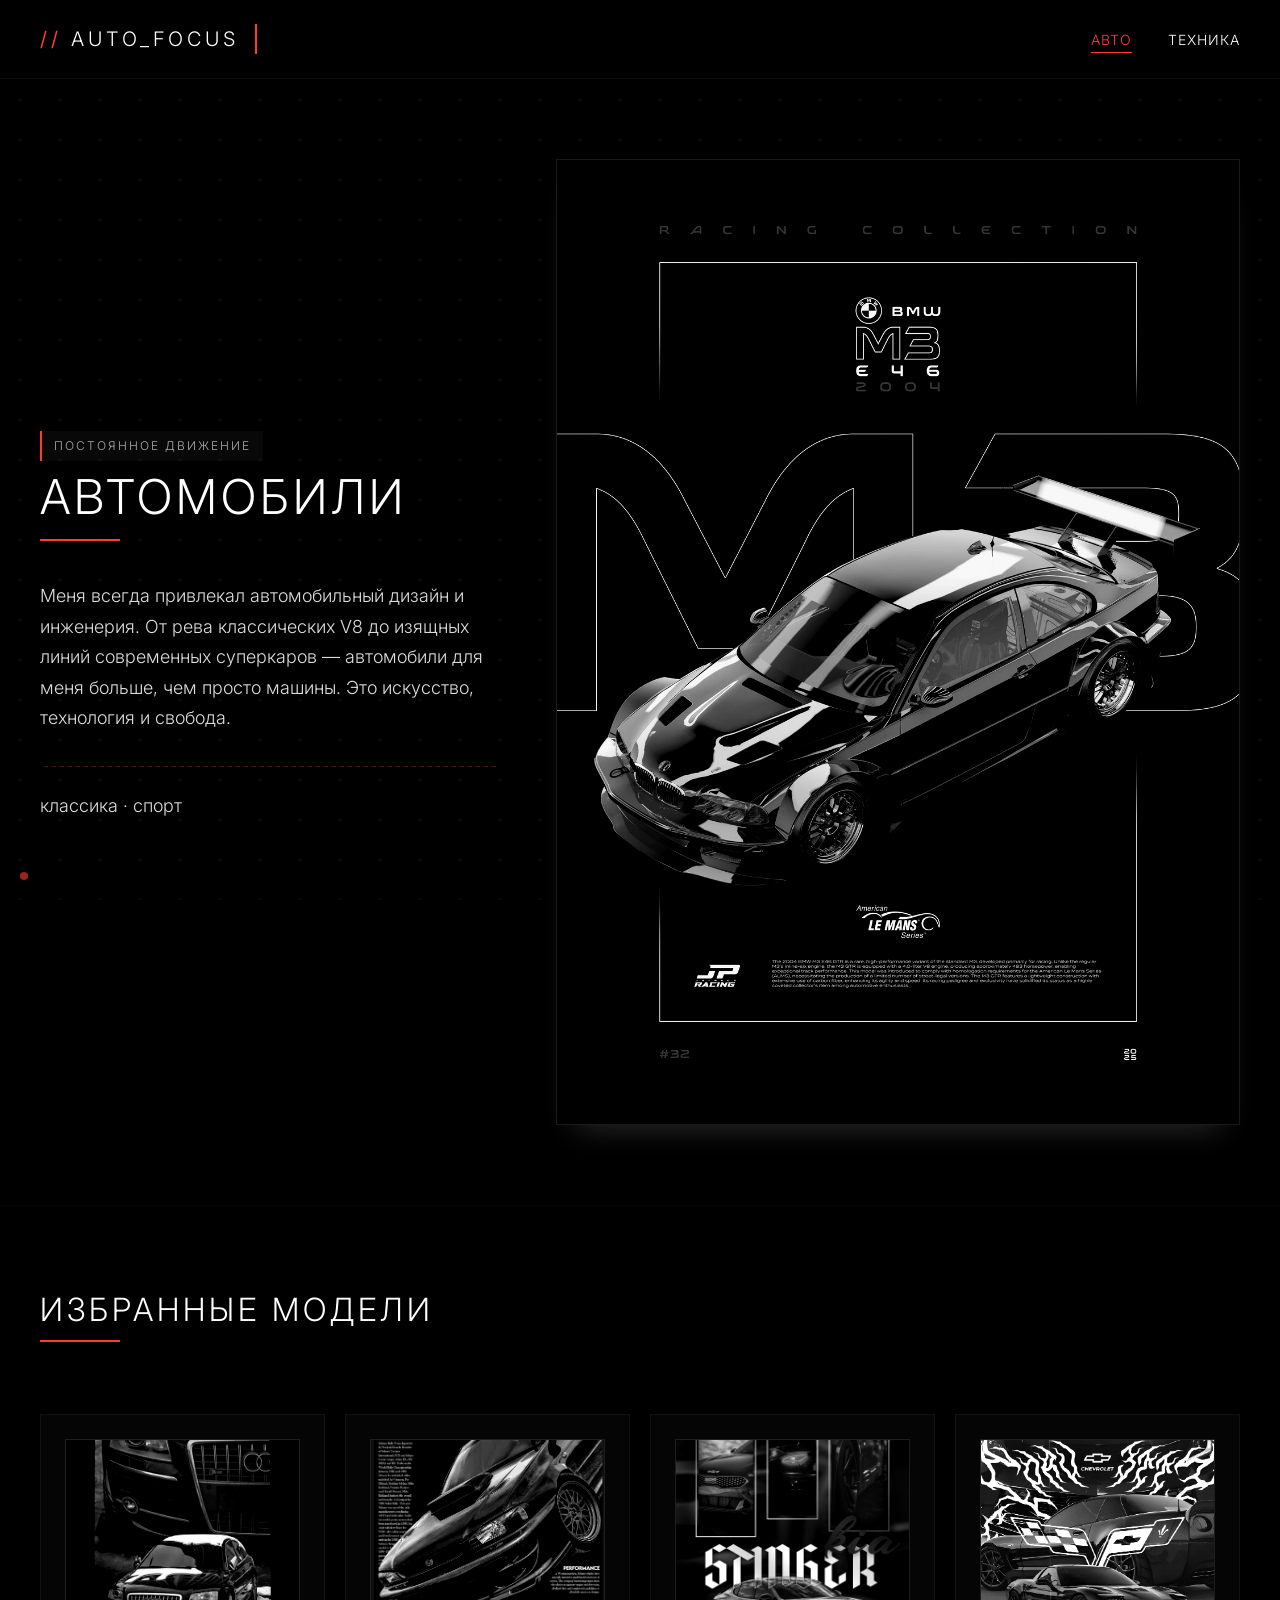
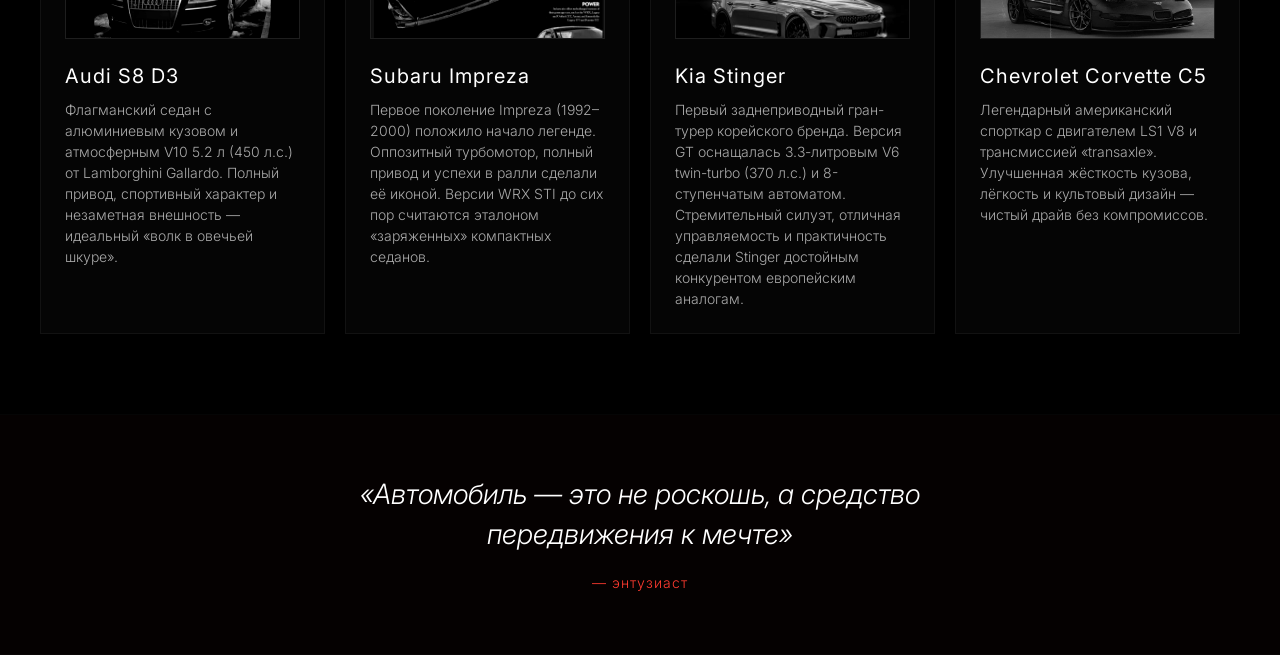
<file: index.html>
<!DOCTYPE html>
<html lang="ru">
<head>
  <meta charset="UTF-8">
  <meta name="viewport" content="width=device-width, initial-scale=1.0">
  <title>Автомобили</title>
  <link rel="preconnect" href="https://fonts.googleapis.com">
  <link rel="preconnect" href="https://fonts.gstatic.com" crossorigin>
  <link href="https://fonts.googleapis.com/css2?family=Inter:opsz,wght@14..32,300;14..32,400;14..32,700&display=swap" rel="stylesheet">
  <link rel="stylesheet" href="style.css">
</head>
<body>
  <header>
    <div class="container header-inner">
      <div class="logo">
        <span>//</span> AUTO_FOCUS
      </div>
      <div class="nav">
        <a href="index.html" class="active">Авто</a>
        <a href="tech.html">Техника</a>
      </div>
    </div>
  </header>

  <main>
    <section class="hero" id="auto">
      <div class="container">
        <div class="content-grid">
          <div class="text-block">
            <span class="detail">постоянное движение</span>
            <h1 class="section-title">Автомобили</h1>
            <p>
              Меня всегда привлекал автомобильный дизайн и инженерия. От рева классических V8 
              до изящных линий современных суперкаров — автомобили для меня больше, 
              чем просто машины. Это искусство, технология и свобода.
            </p>
            <div class="dot-line"></div>
            <p class="secondary-text">
              классика · спорт
            </p>
          </div>
          <div class="image-block">
            <img src="M3.jpg">
          </div>
        </div>
      </div>
    </section><section class="extra-content">
      <div class="container">
        <h2 class="section-title small">Избранные модели</h2>
        <div class="cards">

          <div class="card">
            <img src="AUDI.png" alt="Audi S8 D2">
            <h3>Audi S8 D3</h3>
            <p>Флагманский седан с алюминиевым кузовом и атмосферным V10 5.2 л (450 л.с.) от Lamborghini Gallardo. Полный привод, спортивный характер и незаметная внешность — идеальный «волк в овечьей шкуре».</p>
          </div>

          <div class="card">
            <img src="image.png" alt="Subaru Impreza">
            <h3>Subaru Impreza</h3>
            <p>Первое поколение Impreza (1992–2000) положило начало легенде. Оппозитный турбомотор, полный привод и успехи в ралли сделали её иконой. Версии WRX STI до сих пор считаются эталоном «заряженных» компактных седанов.</p>
          </div>

          <div class="card">
            <img src="Kia.jpg" alt="Kia Stinger">
            <h3>Kia Stinger</h3>
            <p>Первый заднеприводный гран-турер корейского бренда. Версия GT оснащалась 3.3-литровым V6 twin-turbo (370 л.с.) и 8-ступенчатым автоматом. Стремительный силуэт, отличная управляемость и практичность сделали Stinger достойным конкурентом европейским аналогам.</p>
          </div>

          <div class="card">
            <img src="Corvette.jpg" alt="Chevrolet Chevelle SS 1970">
            <h3>Chevrolet Corvette C5</h3>
            <p>Легендарный американский спорткар с двигателем LS1 V8 и трансмиссией «transaxle». Улучшенная жёсткость кузова, лёгкость и культовый дизайн — чистый драйв без компромиссов.</p>
          </div>
        </div>
      </div>
    </section>

    <section class="quote-block">
      <div class="container">
        <p class="quote">«Автомобиль — это не роскошь, а средство передвижения к мечте»</p>
        <span class="quote-author">— энтузиаст</span>
      </div>
    </section>
  </main>
  <div class="corner-dot"></div>
</body>
</html>
</file>
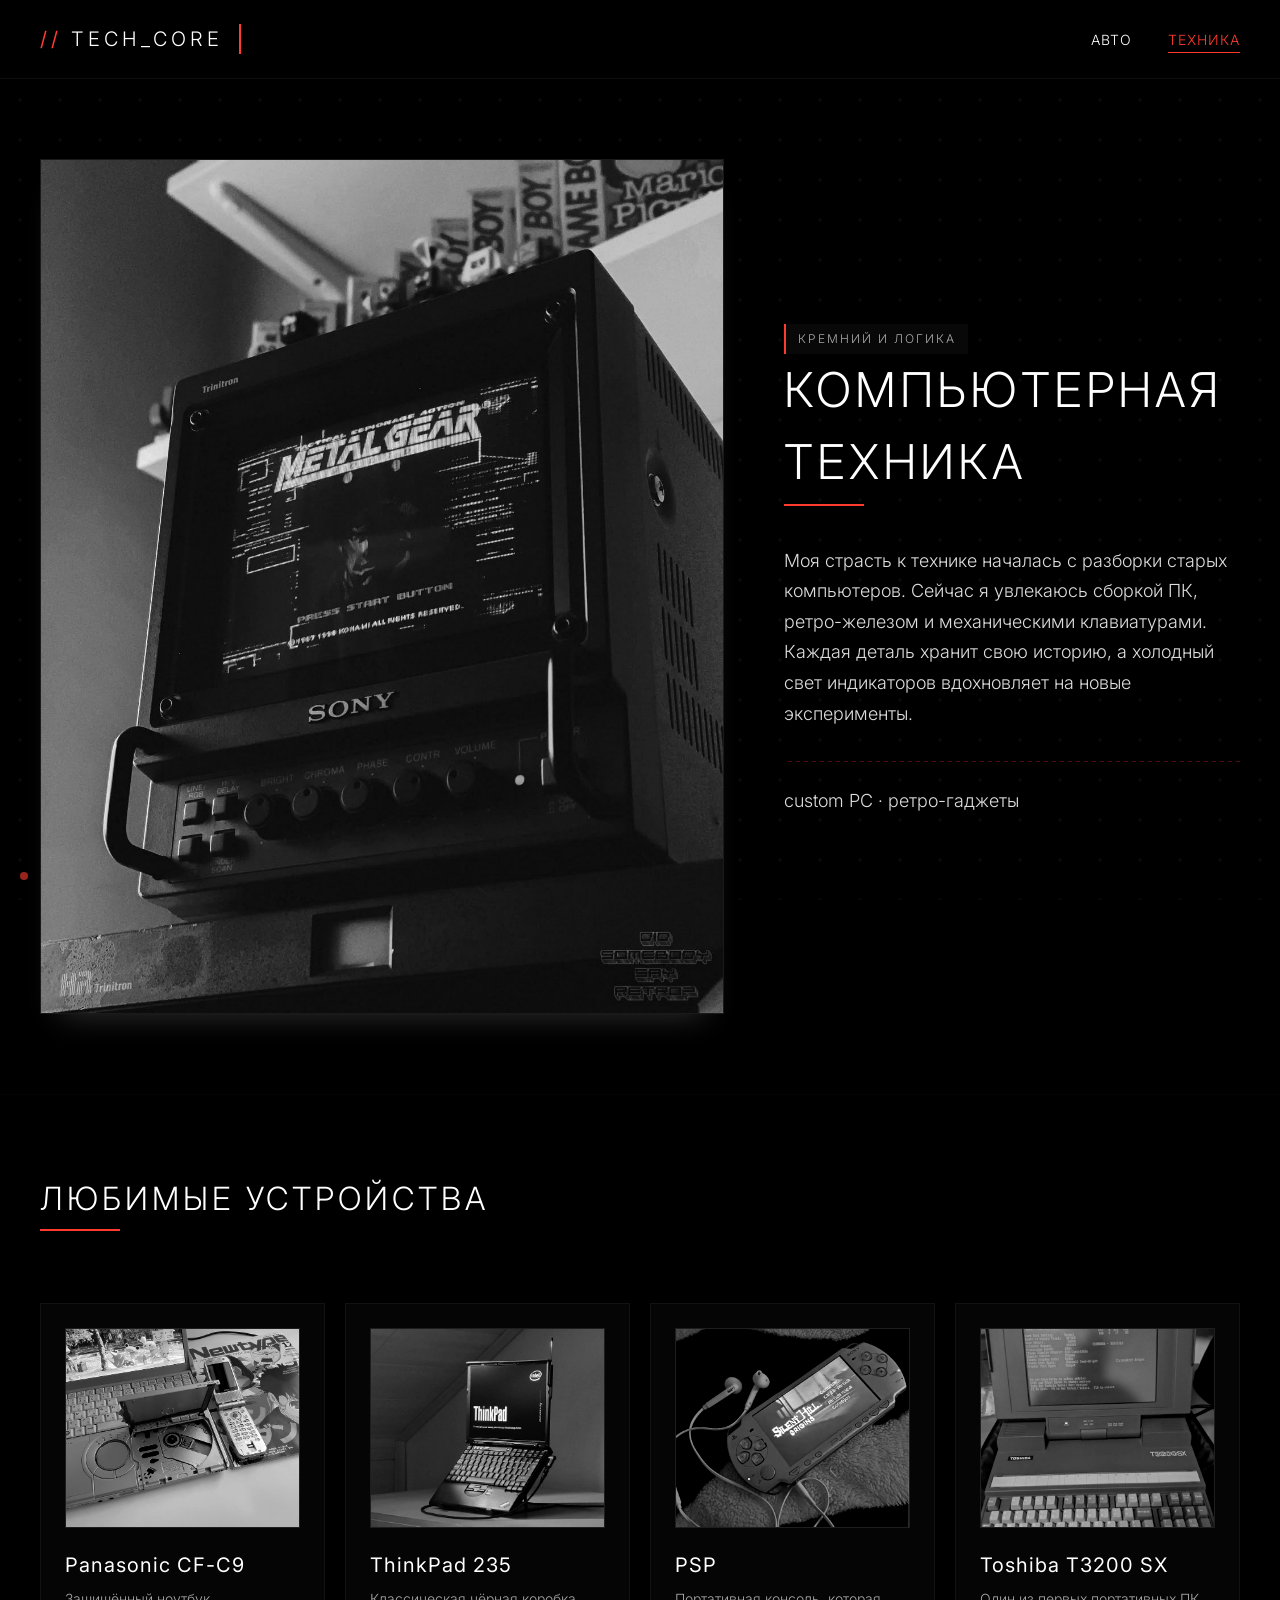
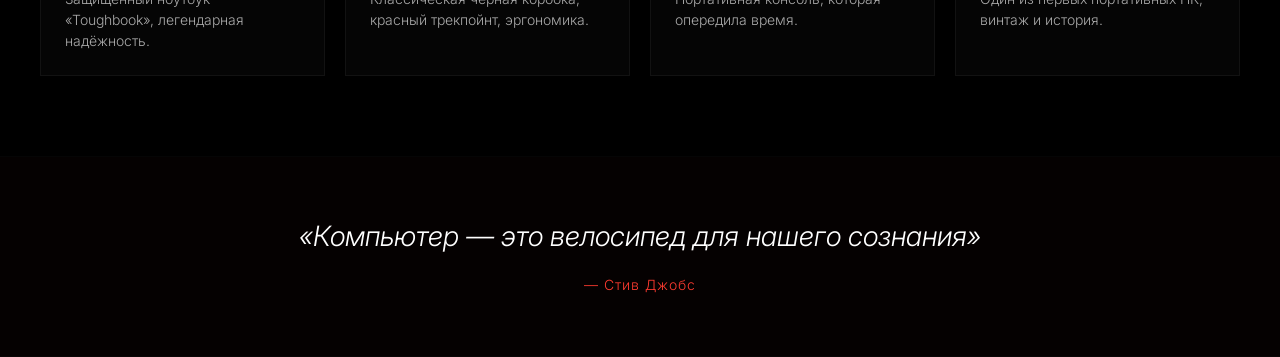
<file: tech.html>
<!DOCTYPE html>
<html lang="ru">
<head>
  <meta charset="UTF-8">
  <meta name="viewport" content="width=device-width, initial-scale=1.0">
  <title>Техника</title>
  <link rel="preconnect" href="https://fonts.googleapis.com">
  <link rel="preconnect" href="https://fonts.gstatic.com" crossorigin>
  <link href="https://fonts.googleapis.com/css2?family=Inter:opsz,wght@14..32,300;14..32,400;14..32,700&display=swap" rel="stylesheet">
  <link rel="stylesheet" href="style.css">
</head>
<body>
  <header>
    <div class="container header-inner">
      <div class="logo">
        <span>//</span> TECH_CORE
      </div>
      <div class="nav">
        <a href="index.html">Авто</a>
        <a href="tech.html" class="active">Техника</a>
      </div>
    </div>
  </header>

  <main>
    <section class="hero" id="tech">
      <div class="container">
        <div class="content-grid reverse">
          <div class="text-block">
            <span class="detail">кремний и логика</span>
            <h1 class="section-title">Компьютерная<br>техника</h1>
            <p>
              Моя страсть к технике началась с разборки старых компьютеров. Сейчас я увлекаюсь 
              сборкой ПК, ретро-железом и механическими клавиатурами. Каждая деталь 
              хранит свою историю, а холодный свет индикаторов вдохновляет на новые эксперименты.
            </p>
            <div class="dot-line"></div>
            <p class="secondary-text">
              custom PC · ретро-гаджеты
            </p>
          </div>
          <div class="image-block">
            <img src="sony.jpg" 
                 alt="игровой ПК с подсветкой, тёмный фон"
                 loading="lazy">
          </div>
        </div>
      </div>
    </section>

    <section class="extra-content">
      <div class="container">
        <h2 class="section-title small">Любимые устройства</h2>
        <div class="cards">

          <div class="card">
            <img src="Pan.jpg" alt="Panasonic CF-C9">
            <h3>Panasonic CF-C9</h3>
            <p>Защищённый ноутбук «Toughbook», легендарная надёжность.</p>
          </div>

          <div class="card">
            <img src="Think.jpg" alt="ThinkPad 235">
            <h3>ThinkPad 235</h3>
            <p>Классическая чёрная коробка, красный трекпойнт, эргономика.</p>
          </div>

          <div class="card">
            <img src="Psp.jpg" alt="PSP">
            <h3>PSP</h3>
            <p>Портативная консоль, которая опередила время.</p>
          </div>

          <div class="card">
            <img src="Tosh.jpg" alt="Toshiba T1100 Plus">
            <h3>Toshiba T3200 SX</h3>
            <p>Один из первых портативных ПК, винтаж и история.</p>
          </div>
        </div>
      </div>
    </section>

    <section class="quote-block">
      <div class="container">
        <p class="quote">«Компьютер — это велосипед для нашего сознания»</p>
        <span class="quote-author">— Стив Джобс</span>
      </div>
    </section>
  </main>
  <div class="corner-dot"></div>
</body>
</html>
</file>
<file: style.css>
/* style.css — темная тема с акцентами Nothing (красный, точечный фон) */

* {
  margin: 0;
  padding: 0;
  box-sizing: border-box;
}

body {
  background-color: #000000;
  color: #ffffff;
  font-family: 'Inter', sans-serif;
  font-weight: 300;
  line-height: 1.5;
  scroll-behavior: smooth;
  position: relative;
}

/* точечный фон */
body::before {
  content: '';
  position: fixed;
  top: 0;
  left: 0;
  width: 100vw;
  height: 100vh;
  background-image: radial-gradient(circle at 20px 20px, rgba(255, 255, 255, 0.03) 2px, transparent 2px);
  background-size: 40px 40px;
  pointer-events: none;
  z-index: 0;
}

/* контейнер */
.container {
  max-width: 1280px;
  margin: 0 auto;
  padding: 0 40px;
  position: relative;
  z-index: 2;
}

/* ХЕДЕР */
header {
  padding: 24px 0;
  border-bottom: 1px solid rgba(255, 255, 255, 0.05);
  background-color: rgba(0, 0, 0, 0.8);
  backdrop-filter: blur(4px);
  position: sticky;
  top: 0;
  z-index: 10;
}

.header-inner {
  display: flex;
  justify-content: space-between;
  align-items: center;
}

.logo {
  font-size: 20px;
  font-weight: 300;
  letter-spacing: 4px;
  text-transform: uppercase;
  color: #ffffff;
  border-right: 2px solid #ff3b30;
  padding-right: 16px;
}

.logo span {
  color: #ff3b30;
  font-weight: 400;
}

.nav a {
  color: #ffffff;
  text-decoration: none;
  margin-left: 32px;
  font-size: 14px;
  letter-spacing: 1px;
  text-transform: uppercase;
  padding-bottom: 4px;
  border-bottom: 1px solid transparent;
  transition: border-color 0.2s, color 0.2s;
}

.nav a:hover,
.nav a.active {
  border-bottom-color: #ff3b30;
  color: #ff3b30;
}

/* ОСНОВНЫЕ БЛОКИ */
.hero {
  min-height: 100vh;
  display: flex;
  align-items: center;
  padding: 80px 0;
  border-bottom: 1px solid rgba(255, 255, 255, 0.02);
  position: relative;
}

/* нумерация страниц (как акцент) */
.hero::before {
  content: attr(data-number);
  position: absolute;
  bottom: 40px;
  right: 40px;
  font-size: 120px;
  font-weight: 700;
  line-height: 1;
  color: rgba(255, 255, 255, 0.02);
  letter-spacing: -4px;
  z-index: 1;
  user-select: none;
}

.section-title {
  font-size: 48px;
  font-weight: 300;
  letter-spacing: 4px;
  text-transform: uppercase;
  margin-bottom: 24px;
  position: relative;
  display: inline-block;
}

.section-title::after {
  content: '';
  position: absolute;
  bottom: -8px;
  left: 0;
  width: 80px;
  height: 2px;
  background-color: #ff3b30;
}

.section-title.small {
  font-size: 32px;
  margin-bottom: 40px;
}

.content-grid {
  display: flex;
  gap: 60px;
  align-items: center;
  justify-content: space-between;
}

.content-grid.reverse {
  flex-direction: row-reverse;
}

.text-block {
  flex: 1;
  max-width: 500px;
}

.text-block p {
  font-size: 18px;
  font-weight: 300;
  color: #dddddd;
  margin: 24px 0 32px;
  line-height: 1.7;
}

.secondary-text {
  font-size: 15px;
  color: #aaa;
}

.detail {
  display: inline-block;
  font-size: 12px;
  letter-spacing: 2px;
  text-transform: uppercase;
  padding: 6px 12px;
  background-color: rgba(255, 255, 255, 0.03);
  border-left: 2px solid #ff3b30;
  color: #aaa;
}

.dot-line {
  width: 100%;
  height: 1px;
  background: repeating-linear-gradient(90deg, transparent, transparent 4px, #ff3b30 4px, #ff3b30 8px);
  opacity: 0.3;
  margin: 20px 0;
}

.image-block {
  flex: 1.5;
  display: flex;
  justify-content: center;
  align-items: center;
}

.image-block img {
  max-width: 100%;
  height: auto;
  filter: grayscale(100%) contrast(1.1);
  border: 1px solid rgba(255, 255, 255, 0.1);
  transition: filter 0.4s ease, box-shadow 0.3s ease;
  box-shadow: 0 20px 30px -20px rgba(255, 255, 255, 0.2);
}

.image-block img:hover {
  filter: grayscale(0%) contrast(1.05);
  box-shadow: 0 0 20px rgba(255, 59, 48, 0.3);
  border-color: rgba(255, 59, 48, 0.3);
}

/* ДОПОЛНИТЕЛЬНЫЙ КОНТЕНТ (карточки) */
.extra-content {
  padding: 80px 0;
  border-bottom: 1px solid rgba(255, 255, 255, 0.02);
}

.cards {
  display: grid;
  grid-template-columns: repeat(4, 1fr); /* 4 колонки на десктопе */
  gap: 20px;
  margin-top: 40px;
}

.card {
  background-color: rgba(255, 255, 255, 0.02);
  border: 1px solid rgba(255, 255, 255, 0.05);
  padding: 24px;
  transition: transform 0.3s, border-color 0.3s;
}

.card:hover {
  transform: translateY(-4px);
  border-color: #ff3b30;
}

.card img {
  width: 100%;
  height: 200px;
  object-fit: cover;
  filter: grayscale(100%) contrast(1.1);
  margin-bottom: 16px;
  border: 1px solid rgba(255, 255, 255, 0.1);
}

.card h3 {
  font-size: 20px;
  font-weight: 400;
  letter-spacing: 1px;
  margin-bottom: 8px;
}

.card p {
  color: #aaa;
  font-size: 14px;
}

/* ЦИТАТА */
.quote-block {
  padding: 60px 0;
  text-align: center;
  background-color: rgba(255, 59, 48, 0.02);
  border-bottom: 1px solid rgba(255, 255, 255, 0.02);
}

.quote {
  font-size: 28px;
  font-weight: 300;
  font-style: italic;
  color: #fff;
  max-width: 700px;
  margin: 0 auto 16px;
  line-height: 1.4;
}

.quote-author {
  font-size: 14px;
  color: #ff3b30;
  letter-spacing: 1px;
}

/* ФУТЕР */
footer {
  padding: 30px 0;
  border-top: 1px solid rgba(255, 255, 255, 0.03);
  text-align: center;
  font-size: 12px;
  letter-spacing: 1px;
  color: #444;
  background-color: #000000;
}

footer a {
  color: #666;
  text-decoration: none;
  border-bottom: 1px dotted #333;
}

footer a:hover {
  color: #ff3b30;
}

.footer-small {
  margin-top: 12px;
  font-size: 10px;
  color: #333;
}

/* МАЛЕНЬКАЯ КРАСНАЯ ТОЧКА (фирменный акцент) */
.corner-dot {
  position: fixed;
  bottom: 20px;
  left: 20px;
  width: 8px;
  height: 8px;
  background-color: #ff3b30;
  border-radius: 50%;
  z-index: 99;
  opacity: 0.6;
}

/* АДАПТАЦИЯ */
@media (max-width: 900px) {
  .content-grid, .content-grid.reverse {
    flex-direction: column;
    gap: 40px;
    text-align: center;
  }

  .text-block {
    max-width: 100%;
  }

  .section-title::after {
    left: 50%;
    transform: translateX(-50%);
    width: 60px;
  }

  .hero::before {
    font-size: 80px;
    bottom: 20px;
    right: 20px;
  }

  .container {
    padding: 0 24px;
  }

  .nav a {
    margin-left: 20px;
    font-size: 12px;
  }

  .logo {
    font-size: 16px;
    letter-spacing: 2px;
  }

  .cards {
    gap: 20px;
  }
}

@media (max-width: 500px) {
  .section-title {
    font-size: 36px;
  }

  .header-inner {
    flex-direction: column;
    gap: 10px;
  }

  .nav a {
    margin: 0 12px;
  }

  .logo {
    border-right: none;
    padding-right: 0;
    border-bottom: 2px solid #ff3b30;
    padding-bottom: 6px;
  }

  .quote {
    font-size: 22px;
  }
}

@media (max-width: 1100px) {
  .cards {
    grid-template-columns: repeat(2, 1fr);
  }
}

/* Мобильные: 1 колонка */
@media (max-width: 700px) {
  .cards {
    grid-template-columns: 1fr;
  }
}
</file>
